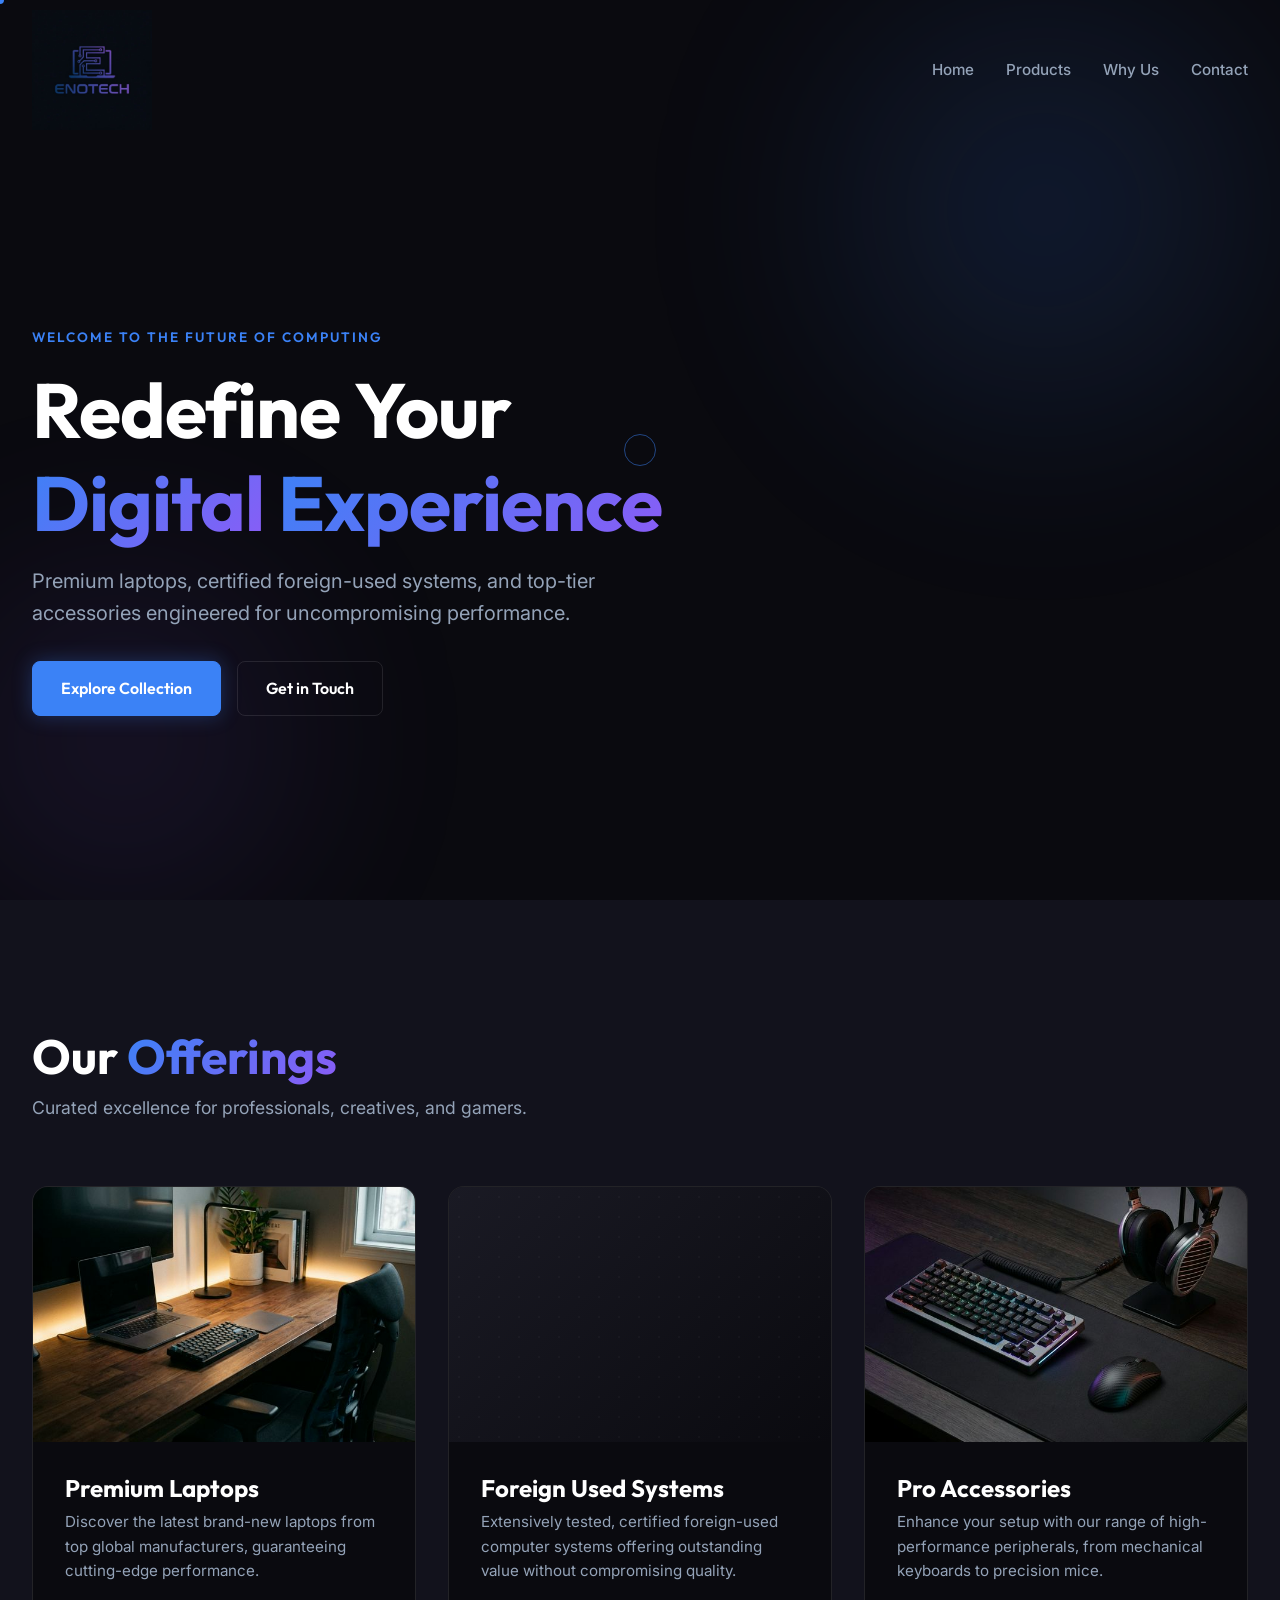
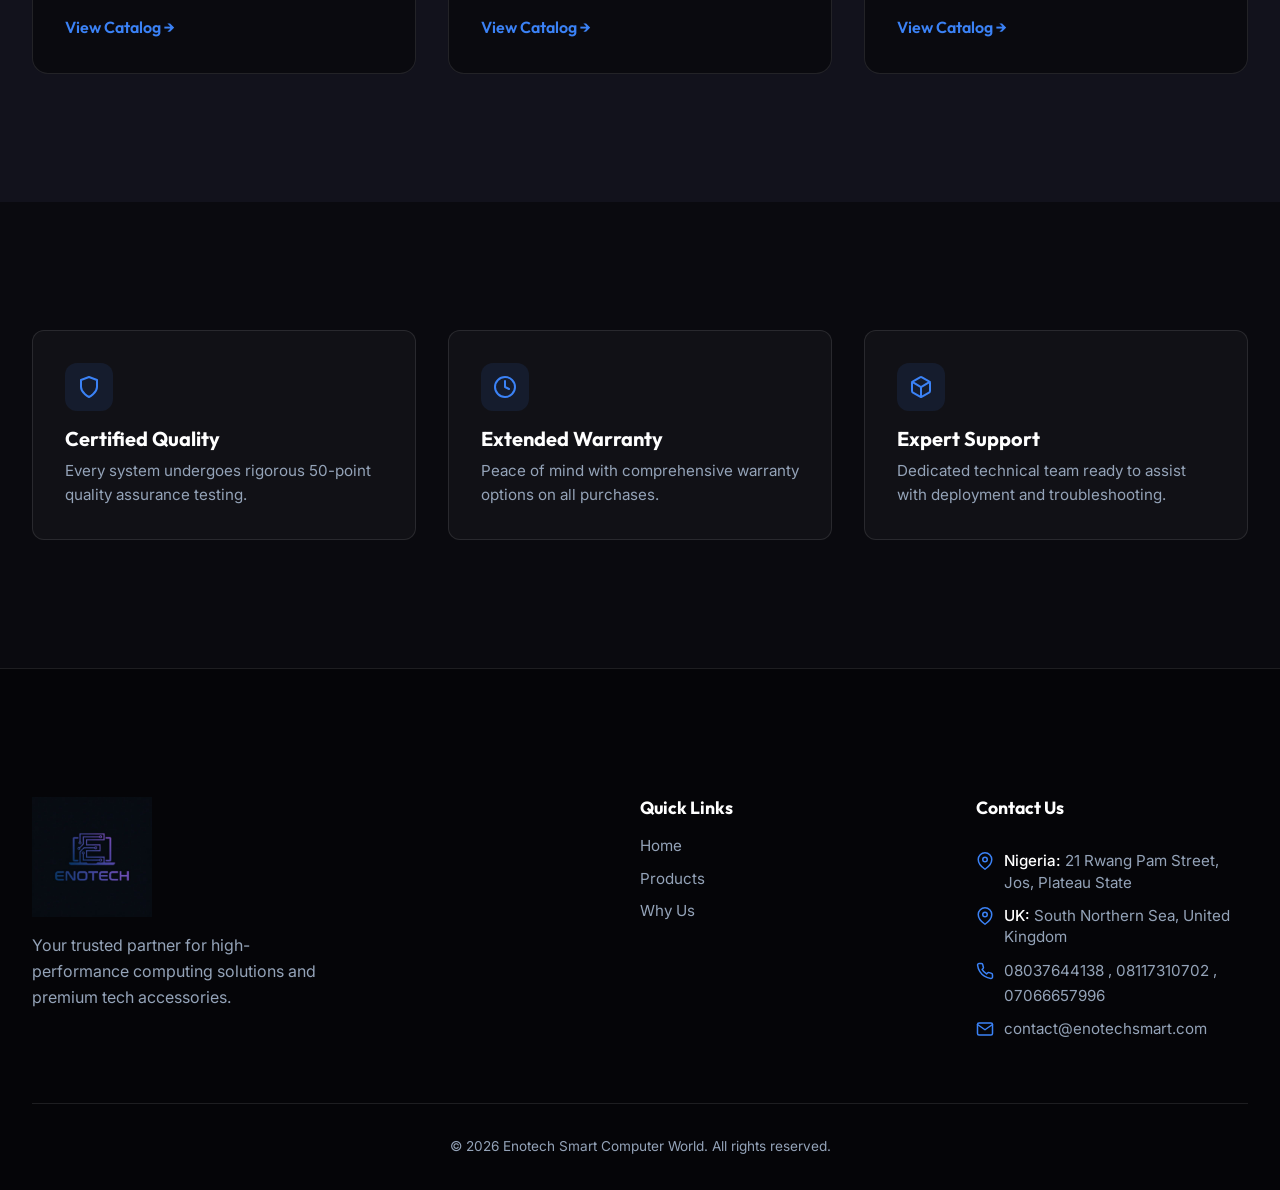
<file: index.html>
<!DOCTYPE html>
<html lang="en">

<head>
    <meta charset="UTF-8">
    <meta name="viewport" content="width=device-width, initial-scale=1.0">
    <title>Enotech Smart Computer World | Premium Tech & Accessories</title>
    <meta name="description"
        content="Enotech Smart Computer World offers premium laptops, foreign used systems, and high-quality computer accessories tailored for professionals and enthusiasts.">
    <!-- Google Fonts -->
    <link rel="preconnect" href="https://fonts.googleapis.com">
    <link rel="preconnect" href="https://fonts.gstatic.com" crossorigin>
    <link
        href="https://fonts.googleapis.com/css2?family=Inter:wght@300;400;500;600;700&family=Outfit:wght@400;600;800&display=swap"
        rel="stylesheet">
    <!-- Main Stylesheet -->
    <link rel="stylesheet" href="css/style.css">
</head>

<body>
    <!-- Custom Cursor -->
    <div class="cursor js-cursor"></div>
    <div class="cursor-follower js-cursor-follower"></div>

    <header class="header js-header">
        <div class="container header__inner">
            <a href="/" class="logo" aria-label="Enotech Home">
                <img src="assets/images/logo.png" alt="Enotech Logo" class="logo__img">
            </a>
            <nav class="nav js-nav">
                <ul class="nav__list">
                    <li class="nav__item"><a href="#home" class="nav__link">Home</a></li>
                    <li class="nav__item"><a href="catalogue.html" class="nav__link">Products</a></li>
                    <li class="nav__item"><a href="#features" class="nav__link">Why Us</a></li>
                    <li class="nav__item"><a href="#contact" class="nav__link">Contact</a></li>
                </ul>
            </nav>
            <button class="hamburger js-hamburger" aria-label="Toggle Menu">
                <span></span>
                <span></span>
                <span></span>
            </button>
        </div>
    </header>

    <main>
        <!-- Home/Hero Section -->
        <section id="home" class="hero">
            <div class="hero__bg-element hero__bg-element--1 js-parallax" data-speed="0.2"></div>
            <div class="hero__bg-element hero__bg-element--2 js-parallax" data-speed="-0.3"></div>
            <div class="container hero__container">
                <div class="hero__content">
                    <span class="tagline fade-in-up">Welcome to the Future of Computing</span>
                    <h1 class="hero__title js-text-reveal">Redefine Your <br><span class="text-gradient">Digital
                            Experience</span></h1>
                    <p class="hero__description fade-in-up js-observe" style="transition-delay: 200ms;">Premium laptops,
                        certified foreign-used systems, and top-tier
                        accessories engineered for uncompromising performance.</p>
                    <div class="hero__actions fade-in-up js-observe" style="transition-delay: 300ms;">
                        <a href="catalogue.html" class="btn btn--primary js-magnetic js-hover-target">Explore Collection</a>
                        <a href="#contact" class="btn btn--secondary js-magnetic js-hover-target">Get in Touch</a>
                    </div>
                </div>
            </div>
        </section>

        <!-- Products Section -->
        <section id="products" class="section bg-dark">
            <div class="container">
                <div class="section__header fade-in-up">
                    <h2 class="section__title">Our <span class="text-gradient">Offerings</span></h2>
                    <p class="section__subtitle">Curated excellence for professionals, creatives, and gamers.</p>
                </div>

                <div class="products-grid">
                    <!-- Product Card 1 -->
                    <article class="card fade-in-up js-observe">
                        <div class="card__image-wrapper">
                            <img src="assets/images/laptops.png" alt="Premium Laptops" class="card__image"
                                loading="lazy">
                        </div>
                        <div class="card__content">
                            <h3 class="card__title">Premium Laptops</h3>
                            <p class="card__description">Discover the latest brand-new laptops from top global
                                manufacturers, guaranteeing cutting-edge performance.</p>
                            <a href="catalogue.html" class="card__link">View Catalog &rarr;</a>
                        </div>
                    </article>

                    <!-- Product Card 2 -->
                    <article class="card fade-in-up js-observe" style="transition-delay: 100ms;">
                        <div class="card__image-wrapper">
                            <div class="card__placeholder tech-bg"></div>
                        </div>
                        <div class="card__content">
                            <h3 class="card__title">Foreign Used Systems</h3>
                            <p class="card__description">Extensively tested, certified foreign-used computer systems
                                offering outstanding value without compromising quality.</p>
                            <a href="catalogue.html" class="card__link">View Catalog &rarr;</a>
                        </div>
                    </article>

                    <!-- Product Card 3 -->
                    <article class="card fade-in-up js-observe" style="transition-delay: 200ms;">
                        <div class="card__image-wrapper">
                            <img src="assets/images/accessories.png" alt="Computer Accessories" class="card__image"
                                loading="lazy">
                        </div>
                        <div class="card__content">
                            <h3 class="card__title">Pro Accessories</h3>
                            <p class="card__description">Enhance your setup with our range of high-performance
                                peripherals, from mechanical keyboards to precision mice.</p>
                            <a href="catalogue.html" class="card__link">View Catalog &rarr;</a>
                        </div>
                    </article>
                </div>
            </div>
        </section>

        <!-- Stats/Features Section -->
        <section id="features" class="section features">
            <div class="container">
                <div class="features__grid">
                    <div class="feature fade-in-up js-observe">
                        <div class="feature__icon">
                            <svg width="24" height="24" viewBox="0 0 24 24" fill="none" stroke="currentColor"
                                stroke-width="2" stroke-linecap="round" stroke-linejoin="round">
                                <path d="M12 22s8-4 8-10V5l-8-3-8 3v7c0 6 8 10 8 10z"></path>
                            </svg>
                        </div>
                        <h4 class="feature__title">Certified Quality</h4>
                        <p class="feature__text">Every system undergoes rigorous 50-point quality assurance testing.</p>
                    </div>
                    <div class="feature fade-in-up js-observe" style="transition-delay: 100ms;">
                        <div class="feature__icon">
                            <svg width="24" height="24" viewBox="0 0 24 24" fill="none" stroke="currentColor"
                                stroke-width="2" stroke-linecap="round" stroke-linejoin="round">
                                <circle cx="12" cy="12" r="10"></circle>
                                <polyline points="12 6 12 12 16 14"></polyline>
                            </svg>
                        </div>
                        <h4 class="feature__title">Extended Warranty</h4>
                        <p class="feature__text">Peace of mind with comprehensive warranty options on all purchases.</p>
                    </div>
                    <div class="feature fade-in-up js-observe" style="transition-delay: 200ms;">
                        <div class="feature__icon">
                            <svg width="24" height="24" viewBox="0 0 24 24" fill="none" stroke="currentColor"
                                stroke-width="2" stroke-linecap="round" stroke-linejoin="round">
                                <path
                                    d="M21 16V8a2 2 0 0 0-1-1.73l-7-4a2 2 0 0 0-2 0l-7 4A2 2 0 0 0 3 8v8a2 2 0 0 0 1 1.73l7 4a2 2 0 0 0 2 0l7-4A2 2 0 0 0 21 16z">
                                </path>
                                <polyline points="3.27 6.96 12 12.01 20.73 6.96"></polyline>
                                <line x1="12" y1="22.08" x2="12" y2="12"></line>
                            </svg>
                        </div>
                        <h4 class="feature__title">Expert Support</h4>
                        <p class="feature__text">Dedicated technical team ready to assist with deployment and
                            troubleshooting.</p>
                    </div>
                </div>
            </div>
        </section>
    </main>

    <footer id="contact" class="footer">
        <div class="container">
            <div class="footer__grid">
                <div class="footer__col">
                    <a href="/" class="logo" aria-label="Enotech Home">
                        <img src="assets/images/logo.png" alt="Enotech Logo" class="logo__img">
                    </a>
                    <p class="footer__desc">Your trusted partner for high-performance computing solutions and premium
                        tech accessories.</p>
                </div>
                <div class="footer__col">
                    <h5 class="footer__title">Quick Links</h5>
                    <ul class="footer__links">
                        <li><a href="#home">Home</a></li>
                        <li><a href="catalogue.html">Products</a></li>
                        <li><a href="#features">Why Us</a></li>
                    </ul>
                </div>
                <div class="footer__col footer__contact">
                    <h5 class="footer__title">Contact Us</h5>
                    
                    <ul class="contact-list">
                        <li class="contact-list__item">
                            <svg width="18" height="18" viewBox="0 0 24 24" fill="none" stroke="currentColor" stroke-width="2" stroke-linecap="round" stroke-linejoin="round" class="contact-icon"><path d="M21 10c0 7-9 13-9 13s-9-6-9-13a9 9 0 0 1 18 0z"></path><circle cx="12" cy="10" r="3"></circle></svg>
                            <div>
                                <strong>Nigeria:</strong> 21 Rwang Pam Street, Jos, Plateau State
                            </div>
                        </li>
                        <li class="contact-list__item">
                            <svg width="18" height="18" viewBox="0 0 24 24" fill="none" stroke="currentColor" stroke-width="2" stroke-linecap="round" stroke-linejoin="round" class="contact-icon"><path d="M21 10c0 7-9 13-9 13s-9-6-9-13a9 9 0 0 1 18 0z"></path><circle cx="12" cy="10" r="3"></circle></svg>
                            <div>
                                <strong>UK:</strong> South Northern Sea, United Kingdom
                            </div>
                        </li>
                        <li class="contact-list__item">
                            <svg width="18" height="18" viewBox="0 0 24 24" fill="none" stroke="currentColor" stroke-width="2" stroke-linecap="round" stroke-linejoin="round" class="contact-icon"><path d="M22 16.92v3a2 2 0 0 1-2.18 2 19.79 19.79 0 0 1-8.63-3.07 19.5 19.5 0 0 1-6-6 19.79 19.79 0 0 1-3.07-8.67A2 2 0 0 1 4.11 2h3a2 2 0 0 1 2 1.72 12.84 12.84 0 0 0 .7 2.81 2 2 0 0 1-.45 2.11L8.09 9.91a16 16 0 0 0 6 6l1.27-1.27a2 2 0 0 1 2.11-.45 12.84 12.84 0 0 0 2.81.7A2 2 0 0 1 22 16.92z"></path></svg>
                            <div class="phone-inline">
                                <a href="tel:08037644138">08037644138</a>, 
                                <a href="tel:08117310702">08117310702</a>, 
                                <a href="tel:07066657996">07066657996</a>
                            </div>
                        </li>
                        <li class="contact-list__item">
                            <svg width="18" height="18" viewBox="0 0 24 24" fill="none" stroke="currentColor" stroke-width="2" stroke-linecap="round" stroke-linejoin="round" class="contact-icon"><path d="M4 4h16c1.1 0 2 .9 2 2v12c0 1.1-.9 2-2 2H4c-1.1 0-2-.9-2-2V6c0-1.1.9-2 2-2z"></path><polyline points="22,6 12,13 2,6"></polyline></svg>
                            <a href="mailto:contact@enotechsmart.com">contact@enotechsmart.com</a>
                        </li>
                    </ul>
                </div>
            </div>
            <div class="footer__bottom">
                <p>&copy; 2026 Enotech Smart Computer World. All rights reserved.</p>
            </div>
        </div>
    </footer>

    <!-- Main Scripts -->
    <script src="scripts/main.js" defer></script>
</body>

</html>
</file>
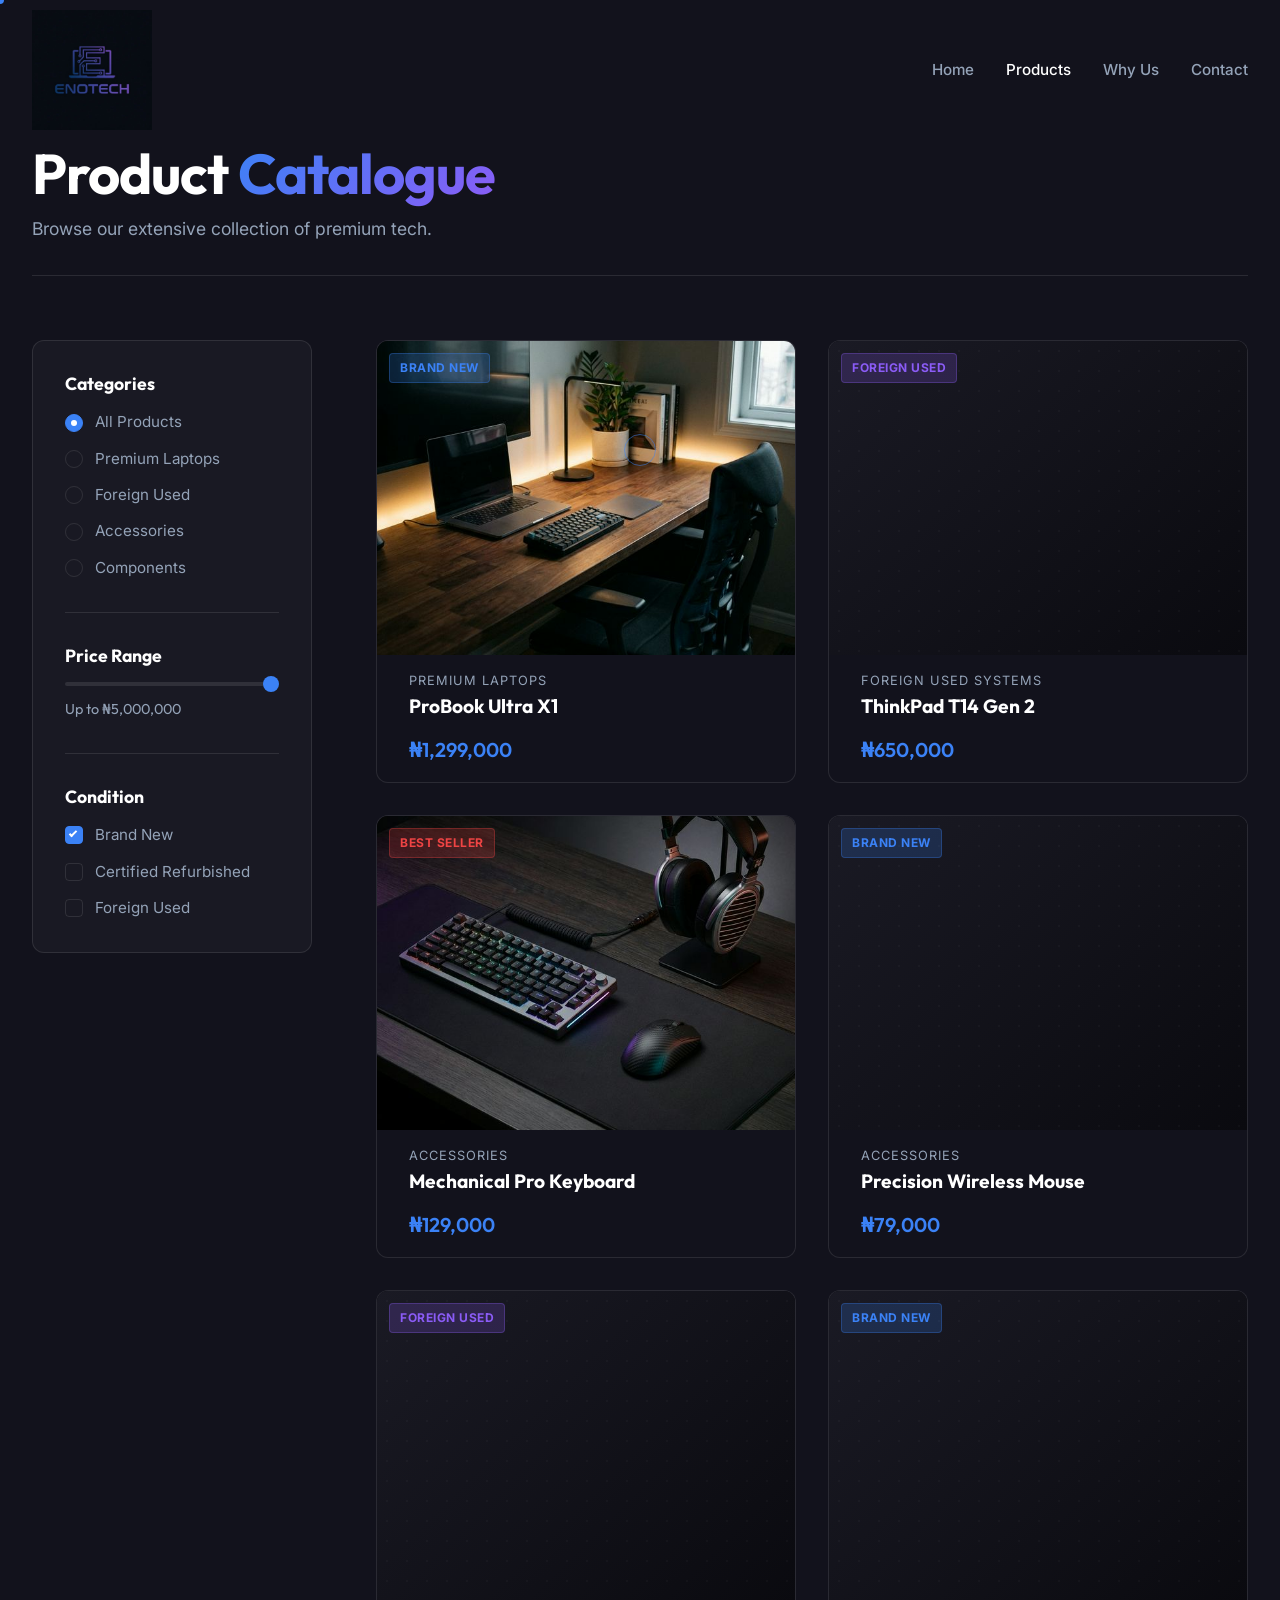
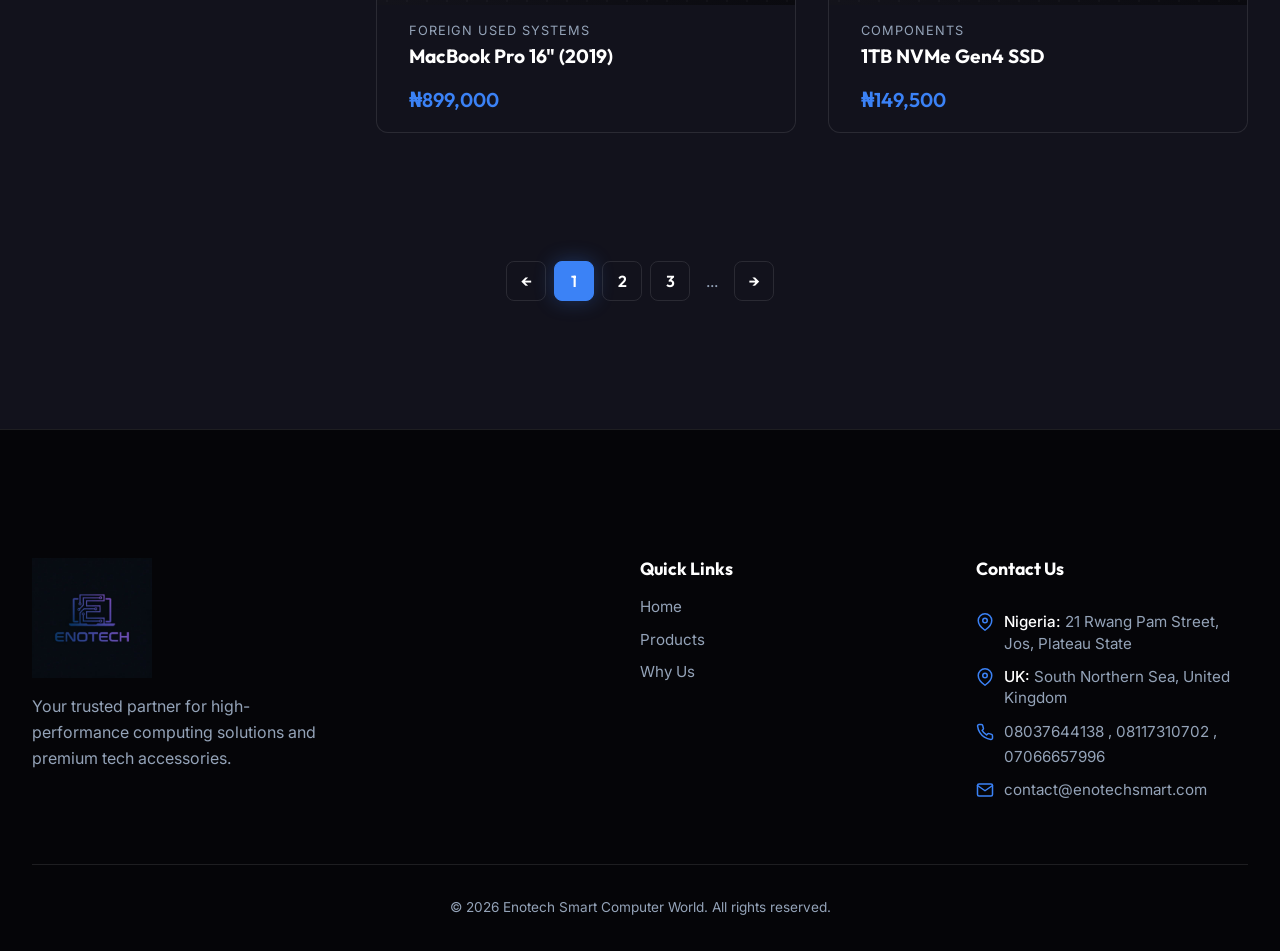
<file: catalogue.html>
<!DOCTYPE html>
<html lang="en">

<head>
    <meta charset="UTF-8">
    <meta name="viewport" content="width=device-width, initial-scale=1.0">
    <title>Catalogue - Enotech Smart Computer World</title>
    <meta name="description"
        content="Browse our complete catalogue of premium laptops, foreign used systems, and high-quality accessories.">
    <!-- Google Fonts -->
    <link rel="preconnect" href="https://fonts.googleapis.com">
    <link rel="preconnect" href="https://fonts.gstatic.com" crossorigin>
    <link
        href="https://fonts.googleapis.com/css2?family=Inter:wght@300;400;500;600;700&family=Outfit:wght@400;600;800&display=swap"
        rel="stylesheet">
    <!-- Main Stylesheets -->
    <link rel="stylesheet" href="css/style.css">
    <link rel="stylesheet" href="css/catalogue.css">
    <link rel="stylesheet" href="css/modal.css">
</head>

<body class="bg-dark">
    <!-- Custom Cursor -->
    <div class="cursor js-cursor"></div>
    <div class="cursor-follower js-cursor-follower"></div>

    <header class="header js-header is-scrolled">
        <div class="container header__inner">
            <a href="index.html" class="logo" aria-label="Enotech Home">
                <img src="assets/images/logo.png" alt="Enotech Logo" class="logo__img">
            </a>
            <nav class="nav js-nav">
                <ul class="nav__list">
                    <li class="nav__item"><a href="index.html#home" class="nav__link">Home</a></li>
                    <li class="nav__item"><a href="catalogue.html" class="nav__link active" style="color: #ffffff;">Products</a></li>
                    <li class="nav__item"><a href="index.html#features" class="nav__link">Why Us</a></li>
                    <li class="nav__item"><a href="index.html#contact" class="nav__link">Contact</a></li>
                </ul>
            </nav>
            <button class="hamburger js-hamburger" aria-label="Toggle Menu">
                <span></span>
                <span></span>
                <span></span>
            </button>
        </div>
    </header>

    <main class="catalogue-page">
        <div class="container">
            <div class="catalogue-header fade-in-up">
                <h1 class="catalogue__title">Product <span class="text-gradient">Catalogue</span></h1>
                <p class="catalogue__subtitle">Browse our extensive collection of premium tech.</p>
            </div>
            
            <div class="catalogue-layout">
                <!-- Sidebar Filters -->
                <aside class="catalogue-sidebar fade-in-up js-observe">
                    <div class="filter-group">
                        <h3 class="filter-group__title">Categories</h3>
                        <ul class="filter-list">
                            <li><label class="filter-label"><input type="radio" name="category" checked> <span class="custom-radio"></span> All Products</label></li>
                            <li><label class="filter-label"><input type="radio" name="category"> <span class="custom-radio"></span> Premium Laptops</label></li>
                            <li><label class="filter-label"><input type="radio" name="category"> <span class="custom-radio"></span> Foreign Used</label></li>
                            <li><label class="filter-label"><input type="radio" name="category"> <span class="custom-radio"></span> Accessories</label></li>
                            <li><label class="filter-label"><input type="radio" name="category"> <span class="custom-radio"></span> Components</label></li>
                        </ul>
                    </div>
                    
                    <div class="filter-group">
                        <h3 class="filter-group__title">Price Range</h3>
                        <div class="price-slider-container">
                            <input type="range" min="0" max="5000000" value="5000000" class="slider" id="priceRange" step="50000">
                            <div class="price-display">Up to ₦<span id="priceValue">5,000,000</span></div>
                        </div>
                    </div>
                    
                    <div class="filter-group">
                        <h3 class="filter-group__title">Condition</h3>
                        <ul class="filter-list">
                            <li><label class="filter-label"><input type="checkbox" checked> <span class="custom-checkbox"></span> Brand New</label></li>
                            <li><label class="filter-label"><input type="checkbox"> <span class="custom-checkbox"></span> Certified Refurbished</label></li>
                            <li><label class="filter-label"><input type="checkbox"> <span class="custom-checkbox"></span> Foreign Used</label></li>
                        </ul>
                    </div>
                </aside>

                <!-- Product Grid -->
                <section class="catalogue-grid">
                    <!-- Product Card 1 -->
                    <article class="catalogue-card fade-in-up js-observe">
                        <div class="catalogue-card__badge badge--new">Brand New</div>
                        <div class="catalogue-card__image-wrapper">
                            <img src="assets/images/laptops.png" alt="ProBook Ultra X1" class="catalogue-card__image" onerror="this.src='data:image/svg+xml;charset=UTF-8,%3Csvg%20width%3D%22200%22%20height%3D%22200%22%20xmlns%3D%22http%3A%2F%2Fwww.w3.org%2F2000%2Fsvg%22%3E%3Crect%20width%3D%22100%25%22%20height%3D%22100%25%22%20fill%3D%22%231a1a24%22%2F%3E%3C%2Fsvg%3E'">
                            <div class="catalogue-card__overlay">
                                <div class="catalogue-card__actions">
                                    <button class="btn btn--primary btn--sm" data-modal-target="productModal">View Details</button>
                                </div>
                            </div>
                        </div>
                        <div class="catalogue-card__info">
                            <div class="catalogue-card__category">Premium Laptops</div>
                            <h3 class="catalogue-card__title">ProBook Ultra X1</h3>
                            <div class="catalogue-card__price">₦1,299,000</div>
                        </div>
                    </article>

                    <!-- Product Card 2 -->
                    <article class="catalogue-card fade-in-up js-observe" style="transition-delay: 100ms;">
                        <div class="catalogue-card__badge badge--used">Foreign Used</div>
                        <div class="catalogue-card__image-wrapper">
                            <div class="card__placeholder tech-bg catalogue-card__image"></div>
                            <div class="catalogue-card__overlay">
                                <div class="catalogue-card__actions">
                                    <button class="btn btn--primary btn--sm" data-modal-target="productModal">View Details</button>
                                </div>
                            </div>
                        </div>
                        <div class="catalogue-card__info">
                            <div class="catalogue-card__category">Foreign Used Systems</div>
                            <h3 class="catalogue-card__title">ThinkPad T14 Gen 2</h3>
                            <div class="catalogue-card__price">₦650,000</div>
                        </div>
                    </article>

                    <!-- Product Card 3 -->
                    <article class="catalogue-card fade-in-up js-observe" style="transition-delay: 200ms;">
                        <div class="catalogue-card__badge badge--hot">Best Seller</div>
                        <div class="catalogue-card__image-wrapper">
                            <img src="assets/images/accessories.png" alt="Mechanical Keyboard" class="catalogue-card__image" onerror="this.src='data:image/svg+xml;charset=UTF-8,%3Csvg%20width%3D%22200%22%20height%3D%22200%22%20xmlns%3D%22http%3A%2F%2Fwww.w3.org%2F2000%2Fsvg%22%3E%3Crect%20width%3D%22100%25%22%20height%3D%22100%25%22%20fill%3D%22%231a1a24%22%2F%3E%3C%2Fsvg%3E'">
                            <div class="catalogue-card__overlay">
                                <div class="catalogue-card__actions">
                                    <button class="btn btn--primary btn--sm" data-modal-target="productModal">View Details</button>
                                </div>
                            </div>
                        </div>
                        <div class="catalogue-card__info">
                            <div class="catalogue-card__category">Accessories</div>
                            <h3 class="catalogue-card__title">Mechanical Pro Keyboard</h3>
                            <div class="catalogue-card__price">₦129,000</div>
                        </div>
                    </article>

                    <!-- Product Card 4 -->
                    <article class="catalogue-card fade-in-up js-observe">
                        <div class="catalogue-card__badge badge--new">Brand New</div>
                        <div class="catalogue-card__image-wrapper">
                            <div class="card__placeholder tech-bg catalogue-card__image"></div>
                            <div class="catalogue-card__overlay">
                                <div class="catalogue-card__actions">
                                    <button class="btn btn--primary btn--sm" data-modal-target="productModal">View Details</button>
                                </div>
                            </div>
                        </div>
                        <div class="catalogue-card__info">
                            <div class="catalogue-card__category">Accessories</div>
                            <h3 class="catalogue-card__title">Precision Wireless Mouse</h3>
                            <div class="catalogue-card__price">₦79,000</div>
                        </div>
                    </article>
                    
                    <!-- Product Card 5 -->
                    <article class="catalogue-card fade-in-up js-observe" style="transition-delay: 100ms;">
                        <div class="catalogue-card__badge badge--used">Foreign Used</div>
                        <div class="catalogue-card__image-wrapper">
                            <div class="card__placeholder tech-bg catalogue-card__image"></div>
                            <div class="catalogue-card__overlay">
                                <div class="catalogue-card__actions">
                                    <button class="btn btn--primary btn--sm" data-modal-target="productModal">View Details</button>
                                </div>
                            </div>
                        </div>
                        <div class="catalogue-card__info">
                            <div class="catalogue-card__category">Foreign Used Systems</div>
                            <h3 class="catalogue-card__title">MacBook Pro 16" (2019)</h3>
                            <div class="catalogue-card__price">₦899,000</div>
                        </div>
                    </article>
                    
                    <!-- Product Card 6 -->
                    <article class="catalogue-card fade-in-up js-observe" style="transition-delay: 200ms;">
                        <div class="catalogue-card__badge badge--new">Brand New</div>
                        <div class="catalogue-card__image-wrapper">
                            <div class="card__placeholder tech-bg catalogue-card__image"></div>
                            <div class="catalogue-card__overlay">
                                <div class="catalogue-card__actions">
                                    <button class="btn btn--primary btn--sm" data-modal-target="productModal">View Details</button>
                                </div>
                            </div>
                        </div>
                        <div class="catalogue-card__info">
                            <div class="catalogue-card__category">Components</div>
                            <h3 class="catalogue-card__title">1TB NVMe Gen4 SSD</h3>
                            <div class="catalogue-card__price">₦149,500</div>
                        </div>
                    </article>
                </section>
            </div>
            
            <div class="pagination fade-in-up js-observe">
                <button class="btn btn--secondary btn--icon" disabled>&larr;</button>
                <button class="btn btn--primary btn--icon">1</button>
                <button class="btn btn--secondary btn--icon">2</button>
                <button class="btn btn--secondary btn--icon">3</button>
                <span class="pagination-dots">...</span>
                <button class="btn btn--secondary btn--icon">&rarr;</button>
            </div>
        </div>
    </main>

    <footer id="contact" class="footer mt-20">
        <div class="container">
            <div class="footer__grid">
                <div class="footer__col">
                    <a href="index.html" class="logo" aria-label="Enotech Home">
                        <img src="assets/images/logo.png" alt="Enotech Logo" class="logo__img">
                    </a>
                    <p class="footer__desc">Your trusted partner for high-performance computing solutions and premium
                        tech accessories.</p>
                </div>
                <div class="footer__col">
                    <h5 class="footer__title">Quick Links</h5>
                    <ul class="footer__links">
                        <li><a href="index.html#home">Home</a></li>
                        <li><a href="catalogue.html">Products</a></li>
                        <li><a href="index.html#features">Why Us</a></li>
                    </ul>
                </div>
                <div class="footer__col footer__contact">
                    <h5 class="footer__title">Contact Us</h5>
                    
                    <ul class="contact-list">
                        <li class="contact-list__item">
                            <svg width="18" height="18" viewBox="0 0 24 24" fill="none" stroke="currentColor" stroke-width="2" stroke-linecap="round" stroke-linejoin="round" class="contact-icon"><path d="M21 10c0 7-9 13-9 13s-9-6-9-13a9 9 0 0 1 18 0z"></path><circle cx="12" cy="10" r="3"></circle></svg>
                            <div>
                                <strong>Nigeria:</strong> 21 Rwang Pam Street, Jos, Plateau State
                            </div>
                        </li>
                        <li class="contact-list__item">
                            <svg width="18" height="18" viewBox="0 0 24 24" fill="none" stroke="currentColor" stroke-width="2" stroke-linecap="round" stroke-linejoin="round" class="contact-icon"><path d="M21 10c0 7-9 13-9 13s-9-6-9-13a9 9 0 0 1 18 0z"></path><circle cx="12" cy="10" r="3"></circle></svg>
                            <div>
                                <strong>UK:</strong> South Northern Sea, United Kingdom
                            </div>
                        </li>
                        <li class="contact-list__item">
                            <svg width="18" height="18" viewBox="0 0 24 24" fill="none" stroke="currentColor" stroke-width="2" stroke-linecap="round" stroke-linejoin="round" class="contact-icon"><path d="M22 16.92v3a2 2 0 0 1-2.18 2 19.79 19.79 0 0 1-8.63-3.07 19.5 19.5 0 0 1-6-6 19.79 19.79 0 0 1-3.07-8.67A2 2 0 0 1 4.11 2h3a2 2 0 0 1 2 1.72 12.84 12.84 0 0 0 .7 2.81 2 2 0 0 1-.45 2.11L8.09 9.91a16 16 0 0 0 6 6l1.27-1.27a2 2 0 0 1 2.11-.45 12.84 12.84 0 0 0 2.81.7A2 2 0 0 1 22 16.92z"></path></svg>
                            <div class="phone-inline">
                                <a href="tel:08037644138">08037644138</a>, 
                                <a href="tel:08117310702">08117310702</a>, 
                                <a href="tel:07066657996">07066657996</a>
                            </div>
                        </li>
                        <li class="contact-list__item">
                            <svg width="18" height="18" viewBox="0 0 24 24" fill="none" stroke="currentColor" stroke-width="2" stroke-linecap="round" stroke-linejoin="round" class="contact-icon"><path d="M4 4h16c1.1 0 2 .9 2 2v12c0 1.1-.9 2-2 2H4c-1.1 0-2-.9-2-2V6c0-1.1.9-2 2-2z"></path><polyline points="22,6 12,13 2,6"></polyline></svg>
                            <a href="mailto:contact@enotechsmart.com">contact@enotechsmart.com</a>
                        </li>
                    </ul>
                </div>
            </div>
            <div class="footer__bottom">
                <p>&copy; 2026 Enotech Smart Computer World. All rights reserved.</p>
            </div>
        </div>
    </footer>

    <!-- Product Modal Template -->
    <div id="productModal" class="modal">
        <div class="modal__overlay js-modal-overlay"></div>
        <div class="modal__container">
            <button class="modal__close js-modal-close" aria-label="Close modal">
                <svg width="24" height="24" viewBox="0 0 24 24" fill="none" stroke="currentColor" stroke-width="2" stroke-linecap="round" stroke-linejoin="round"><line x1="18" y1="6" x2="6" y2="18"></line><line x1="6" y1="6" x2="18" y2="18"></line></svg>
            </button>
            <div class="modal__content">
                <div class="modal__image-wrapper">
                    <img src="assets/images/laptops.png" alt="Product Image" class="modal__image" onerror="this.src='data:image/svg+xml;charset=UTF-8,%3Csvg%20width%3D%22200%22%20height%3D%22200%22%20xmlns%3D%22http%3A%2F%2Fwww.w3.org%2F2000%2Fsvg%22%3E%3Crect%20width%3D%22100%25%22%20height%3D%22100%25%22%20fill%3D%22%231a1a24%22%2F%3E%3Ctext%20x%3D%2250%25%22%20y%3D%2250%25%22%20fill%3D%22%23ffffff%22%20font-family%3D%22Arial%22%20font-size%3D%2214%22%20text-anchor%3D%22middle%22%3EProduct%20Image%3C%2Ftext%3E%3C%2Fsvg%3E'">
                </div>
                <div class="modal__details">
                    <div class="modal__badge">In Stock</div>
                    <h2 class="modal__title">Product Name Placeholder</h2>
                    <div class="modal__price">₦0.00</div>
                    <p class="modal__description">This is a highly modular product details modal. In a fully dynamic application, this text, along with the image, title, and price, would be populated dynamically via JavaScript based on the specific product card clicked.</p>
                    
                    <div class="modal__specs">
                        <div class="spec-item">
                            <svg width="16" height="16" viewBox="0 0 24 24" fill="none" stroke="currentColor" stroke-width="2" stroke-linecap="round" stroke-linejoin="round" class="spec-icon"><polyline points="20 6 9 17 4 12"></polyline></svg>
                            <span>1 Year Warranty</span>
                        </div>
                        <div class="spec-item">
                            <svg width="16" height="16" viewBox="0 0 24 24" fill="none" stroke="currentColor" stroke-width="2" stroke-linecap="round" stroke-linejoin="round" class="spec-icon"><path d="M21 16V8a2 2 0 0 0-1-1.73l-7-4a2 2 0 0 0-2 0l-7 4A2 2 0 0 0 3 8v8a2 2 0 0 0 1 1.73l7 4a2 2 0 0 0 2 0l7-4A2 2 0 0 0 21 16z"></path></svg>
                            <span>Free Shipping</span>
                        </div>
                        <div class="spec-item">
                            <svg width="16" height="16" viewBox="0 0 24 24" fill="none" stroke="currentColor" stroke-width="2" stroke-linecap="round" stroke-linejoin="round" class="spec-icon"><rect x="2" y="3" width="20" height="14" rx="2" ry="2"></rect><line x1="8" y1="21" x2="16" y2="21"></line><line x1="12" y1="17" x2="12" y2="21"></line></svg>
                            <span>Tested & Certified</span>
                        </div>
                    </div>
                    
                    <div class="modal__actions">
                        <button class="btn btn--primary">Add to Cart</button>
                        <button class="btn btn--secondary">Contact Sales</button>
                    </div>
                </div>
            </div>
        </div>
    </div>

    <!-- Main Scripts -->
    <script src="scripts/main.js" defer></script>
    <script src="scripts/modal.js" defer></script>
    <script>
        // Simple slider updater for demo purposes
        document.addEventListener('DOMContentLoaded', () => {
            const slider = document.getElementById('priceRange');
            const output = document.getElementById('priceValue');
            if(slider && output) {
                slider.oninput = function() {
                    output.innerHTML = parseInt(this.value).toLocaleString();
                }
            }
        });
    </script>
</body>

</html>
</file>
<file: css/style.css>
/*
 * Enotech Smart Computer World Stylesheet
 * ---------------------------------------
 * Architecture: Clean BEM-flavored, CSS Custom Properties
 */

:root {
    /* Color Palette */
    --color-bg: #0a0a0f;
    --color-bg-alt: #12121c;
    --color-surface: rgba(255, 255, 255, 0.03);
    --color-surface-hover: rgba(255, 255, 255, 0.08);
    --color-border: rgba(255, 255, 255, 0.1);

    --color-text: #e2e8f0;
    --color-text-muted: #94a3b8;

    --color-primary: #3b82f6;
    --color-primary-glow: rgba(59, 130, 246, 0.5);
    --color-accent: #8b5cf6;

    /* Typography */
    --font-heading: 'Outfit', sans-serif;
    --font-body: 'Inter', sans-serif;

    /* Spacing & Layout */
    --container-max-width: 1280px;
    --spacing-xs: 0.5rem;
    --spacing-sm: 1rem;
    --spacing-md: 2rem;
    --spacing-lg: 4rem;
    --spacing-xl: 8rem;

    /* Transitions */
    --transition-fast: 0.2s cubic-bezier(0.4, 0, 0.2, 1);
    --transition-base: 0.4s cubic-bezier(0.16, 1, 0.3, 1);
    --transition-slow: 0.8s cubic-bezier(0.16, 1, 0.3, 1);

    /* Cursor Setup */
    --cursor-size: 8px;
    --cursor-follower-size: 32px;
}

/* Reset & Base */
*,
*::before,
*::after {
    box-sizing: border-box;
    margin: 0;
    padding: 0;
}

html {
    scroll-behavior: smooth;
    font-size: 16px;
    cursor: none;
    /* Hide default for custom cursor */
}

body {
    font-family: var(--font-body);
    background-color: var(--color-bg);
    color: var(--color-text);
    line-height: 1.6;
    overflow-x: hidden;
    -webkit-font-smoothing: antialiased;
}

img {
    max-width: 100%;
    display: block;
}

a {
    text-decoration: none;
    color: inherit;
    transition: color var(--transition-fast);
}

ul {
    list-style: none;
}

/* Typography Utilities */
h1,
h2,
h3,
h4,
h5,
h6 {
    font-family: var(--font-heading);
    color: #ffffff;
    line-height: 1.2;
}

.text-gradient {
    background: linear-gradient(135deg, var(--color-primary), var(--color-accent));
    -webkit-background-clip: text;
    -webkit-text-fill-color: transparent;
    background-clip: text;
}

/* Layout */
.container {
    width: 100%;
    max-width: var(--container-max-width);
    margin: 0 auto;
    padding: 0 var(--spacing-sm);
}

@media (min-width: 768px) {
    .container {
        padding: 0 var(--spacing-md);
    }
}

.section {
    padding: var(--spacing-xl) 0;
}

.bg-dark {
    background-color: var(--color-bg-alt);
}

/* Header & Navigation */
.header {
    position: fixed;
    top: 0;
    left: 0;
    width: 100%;
    z-index: 1000;
    transition: background-color var(--transition-base), backdrop-filter var(--transition-base), border-bottom var(--transition-base);
    border-bottom: 1px solid transparent;
}

.header.is-scrolled {
    background-color: rgba(10, 10, 15, 0.85);
    backdrop-filter: blur(12px);
    border-bottom: 1px solid var(--color-border);
}

.header__inner {
    display: flex;
    justify-content: space-between;
    align-items: center;
    height: 140px;
}

.logo {
    display: flex;
    align-items: center;
}

.logo__img {
    height: 120px;
    /* Adjust based on preference */
    width: auto;
    object-fit: contain;
    transition: transform var(--transition-fast);
}

.logo:hover .logo__img {
    transform: scale(1.05);
}

.nav__list {
    display: none;
}

@media (min-width: 768px) {
    .nav__list {
        display: flex;
        gap: var(--spacing-md);
    }
}

.nav__link {
    font-size: 0.95rem;
    font-weight: 500;
    color: var(--color-text-muted);
}

.nav__link:hover {
    color: #ffffff;
}

.hamburger {
    display: flex;
    flex-direction: column;
    gap: 6px;
    background: none;
    border: none;
    cursor: pointer;
    padding: var(--spacing-xs);
}

.hamburger span {
    display: block;
    width: 24px;
    height: 2px;
    background-color: #ffffff;
    transition: transform var(--transition-fast), opacity var(--transition-fast);
}

@media (min-width: 768px) {
    .hamburger {
        display: none;
    }
}

/* Buttons */
.btn {
    display: inline-flex;
    align-items: center;
    justify-content: center;
    padding: 0.875rem 1.75rem;
    font-family: var(--font-heading);
    font-weight: 600;
    font-size: 1rem;
    border-radius: 8px;
    transition: all var(--transition-base);
    cursor: pointer;
    position: relative;
    overflow: hidden;
}

.btn--primary {
    background-color: var(--color-primary);
    color: #ffffff;
    border: 1px solid var(--color-primary);
    box-shadow: 0 0 20px rgba(59, 130, 246, 0.3);
}

.btn--primary:hover {
    box-shadow: 0 0 30px rgba(59, 130, 246, 0.6);
    transform: translateY(-2px);
}

.btn--secondary {
    background-color: transparent;
    color: #ffffff;
    border: 1px solid var(--color-border);
}

.btn--secondary:hover {
    background-color: var(--color-surface);
    border-color: var(--color-text-muted);
}

/* Hero Section */
.hero {
    min-height: 100vh;
    display: flex;
    align-items: center;
    position: relative;
    padding-top: 140px;
    overflow: hidden;
}

.hero__bg-element {
    position: absolute;
    border-radius: 50%;
    filter: blur(100px);
    z-index: -1;
    opacity: 0.4;
}

.hero__bg-element--1 {
    top: -10%;
    right: -5%;
    width: 600px;
    height: 600px;
    background: radial-gradient(circle, var(--color-primary-glow) 0%, transparent 70%);
}

.hero__bg-element--2 {
    bottom: -10%;
    left: -10%;
    width: 500px;
    height: 500px;
    background: radial-gradient(circle, rgba(139, 92, 246, 0.4) 0%, transparent 70%);
}

.hero__content {
    max-width: 800px;
}

.tagline {
    display: inline-block;
    color: var(--color-primary);
    font-family: var(--font-heading);
    font-weight: 600;
    text-transform: uppercase;
    letter-spacing: 2px;
    font-size: 0.85rem;
    margin-bottom: var(--spacing-sm);
}

.hero__title {
    font-size: clamp(2.5rem, 6vw, 5rem);
    margin-bottom: var(--spacing-sm);
    letter-spacing: -1px;
}

.hero__description {
    font-size: clamp(1.1rem, 2vw, 1.25rem);
    color: var(--color-text-muted);
    margin-bottom: var(--spacing-md);
    max-width: 600px;
}

.hero__actions {
    display: flex;
    gap: var(--spacing-sm);
    flex-wrap: wrap;
}

/* Products Section */
.section__header {
    margin-bottom: var(--spacing-lg);
}

.section__title {
    font-size: clamp(2rem, 4vw, 3rem);
    margin-bottom: var(--spacing-xs);
}

.section__subtitle {
    font-size: 1.1rem;
    color: var(--color-text-muted);
}

.products-grid {
    display: grid;
    grid-template-columns: 1fr;
    gap: var(--spacing-md);
}

@media (min-width: 768px) {
    .products-grid {
        grid-template-columns: repeat(3, 1fr);
    }
}

.card {
    background-color: var(--color-bg);
    border: 1px solid var(--color-border);
    border-radius: 16px;
    overflow: hidden;
    transition: transform var(--transition-base), border-color var(--transition-base), box-shadow var(--transition-base);
    display: flex;
    flex-direction: column;
    position: relative;
}

.card:hover {
    transform: translateY(-8px);
    border-color: var(--color-primary);
    box-shadow: 0 20px 40px rgba(0, 0, 0, 0.4), 0 0 20px rgba(59, 130, 246, 0.1);
}

.card__image-wrapper {
    position: relative;
    width: 100%;
    padding-top: 66.66%;
    /* 3:2 aspect ratio */
    overflow: hidden;
    background-color: #1a1a24;
}

.card__image {
    position: absolute;
    top: 0;
    left: 0;
    width: 100%;
    height: 100%;
    object-fit: cover;
    transition: transform var(--transition-slow);
}

.card:hover .card__image {
    transform: scale(1.05);
}

.card__placeholder {
    position: absolute;
    top: 0;
    left: 0;
    width: 100%;
    height: 100%;
    background: linear-gradient(135deg, #1a1a24 0%, #0a0a0f 100%);
}

.card__placeholder::before {
    content: '';
    position: absolute;
    inset: 0;
    background-image: radial-gradient(rgba(255, 255, 255, 0.05) 1px, transparent 1px);
    background-size: 20px 20px;
    opacity: 0.5;
}

.card__content {
    padding: var(--spacing-md);
    flex-grow: 1;
    display: flex;
    flex-direction: column;
}

.card__title {
    font-size: 1.5rem;
    margin-bottom: var(--spacing-xs);
}

.card__description {
    color: var(--color-text-muted);
    font-size: 0.95rem;
    margin-bottom: var(--spacing-md);
    flex-grow: 1;
}

.card__link {
    color: var(--color-primary);
    font-weight: 600;
    font-family: var(--font-heading);
    display: inline-flex;
    align-items: center;
}

.card__link::after {
    content: '';
    position: absolute;
    inset: 0;
    z-index: 1;
}

.card__link:hover {
    color: var(--color-accent);
}

/* Features */
.features {
    background-color: var(--color-bg);
}

.features__grid {
    display: grid;
    grid-template-columns: 1fr;
    gap: var(--spacing-md);
}

@media (min-width: 768px) {
    .features__grid {
        grid-template-columns: repeat(3, 1fr);
    }
}

.feature {
    padding: var(--spacing-md);
    background: var(--color-surface);
    border-radius: 12px;
    border: 1px solid var(--color-border);
}

.feature__icon {
    width: 48px;
    height: 48px;
    border-radius: 12px;
    background: rgba(59, 130, 246, 0.1);
    color: var(--color-primary);
    display: flex;
    align-items: center;
    justify-content: center;
    margin-bottom: var(--spacing-sm);
}

.feature__title {
    font-size: 1.25rem;
    margin-bottom: var(--spacing-xs);
}

.feature__text {
    color: var(--color-text-muted);
    font-size: 0.95rem;
}

/* Footer */
.footer {
    background-color: #050508;
    padding: var(--spacing-xl) 0 var(--spacing-md);
    border-top: 1px solid var(--color-border);
}

.footer__grid {
    display: grid;
    grid-template-columns: 1fr;
    gap: var(--spacing-lg);
    margin-bottom: var(--spacing-lg);
}

@media (min-width: 768px) {
    .footer__grid {
        grid-template-columns: 2fr 1fr 1fr;
    }
}

.footer__desc {
    color: var(--color-text-muted);
    margin-top: var(--spacing-sm);
    max-width: 300px;
}

.footer__title {
    font-size: 1.1rem;
    margin-bottom: var(--spacing-sm);
    color: #ffffff;
}

.footer__links {
    display: flex;
    flex-direction: column;
    gap: var(--spacing-xs);
}

.footer__links a,
.footer__links li {
    color: var(--color-text-muted);
    font-size: 0.95rem;
}

.footer__links a:hover {
    color: var(--color-primary);
}

.footer__bottom {
    border-top: 1px solid var(--color-border);
    padding-top: var(--spacing-md);
    text-align: center;
    color: var(--color-text-muted);
    font-size: 0.85rem;
}

/* Contact Section Enhancements */
.footer__contact {
    display: flex;
    flex-direction: column;
    gap: var(--spacing-sm);
}

.contact-list {
    display: flex;
    flex-direction: column;
    gap: 12px;
}

.contact-list__item {
    display: flex;
    align-items: flex-start;
    gap: 10px;
    color: var(--color-text-muted);
    font-size: 0.95rem;
    line-height: 1.4;
}

.contact-list__item .contact-icon {
    flex-shrink: 0;
    color: var(--color-primary);
    margin-top: 2px;
}

.contact-list__item strong {
    color: #ffffff;
    font-weight: 500;
}

.contact-list__item a {
    color: var(--color-text-muted);
    transition: color var(--transition-fast);
}

.contact-list__item a:hover {
    color: var(--color-primary);
}

.phone-inline {
    display: flex;
    flex-wrap: wrap;
    gap: 4px;
}

/* Animations & Utilities */
.fade-in-up {
    opacity: 0;
    transform: translateY(30px);
    transition: opacity 0.8s cubic-bezier(0.16, 1, 0.3, 1), transform 0.8s cubic-bezier(0.16, 1, 0.3, 1);
}

.fade-in-up.is-visible {
    opacity: 1;
    transform: translateY(0);
}

/* Custom Cursor */
.cursor {
    position: fixed;
    top: 0;
    left: 0;
    width: var(--cursor-size);
    height: var(--cursor-size);
    background-color: var(--color-primary);
    border-radius: 50%;
    pointer-events: none;
    z-index: 9999;
    transform: translate(-50%, -50%);
    transition: width 0.3s, height 0.3s, background-color 0.3s;
}

.cursor-follower {
    position: fixed;
    top: 0;
    left: 0;
    width: var(--cursor-follower-size);
    height: var(--cursor-follower-size);
    border: 1px solid rgba(59, 130, 246, 0.5);
    border-radius: 50%;
    pointer-events: none;
    z-index: 9998;
    transform: translate(-50%, -50%);
    transition: width 0.3s, height 0.3s, border-color 0.3s;
}

.cursor.is-hovering {
    width: 60px;
    height: 60px;
    background-color: transparent;
    border: 1px solid var(--color-primary);
    mix-blend-mode: difference;
}

.cursor-follower.is-hovering {
    width: 0;
    height: 0;
    opacity: 0;
}

/* Text Reveal Animation */
.char {
    display: inline-block;
    opacity: 0;
    transform: translateY(100%);
    transition: transform 0.8s cubic-bezier(0.16, 1, 0.3, 1), opacity 0.8s cubic-bezier(0.16, 1, 0.3, 1);
}

.is-visible .char {
    opacity: 1;
    transform: translateY(0);
}

/* 3D Card Adjustments */
.products-grid {
    perspective: 1000px;
}

.card {
    transform-style: preserve-3d;
    will-change: transform;
}

.card__glare {
    position: absolute;
    top: 0;
    left: 0;
    width: 100%;
    height: 100%;
    background: linear-gradient(105deg, transparent 20%, rgba(255, 255, 255, 0.15) 25%, transparent 30%);
    pointer-events: none;
    opacity: 0;
    transition: opacity var(--transition-base);
    z-index: 10;
}

.card:hover .card__glare {
    opacity: 1;
}
</file>
<file: css/catalogue.css>
/* 
 * Catalogue Page Specific Styles
 * Modularized for better maintainability.
 */

.catalogue-page {
    padding-top: 140px; /* Account for fixed header */
    padding-bottom: var(--spacing-xl);
}

.catalogue-header {
    margin-bottom: var(--spacing-lg);
    border-bottom: 1px solid var(--color-border);
    padding-bottom: var(--spacing-md);
}

.catalogue__title {
    font-size: clamp(2rem, 5vw, 3.5rem);
    margin-bottom: var(--spacing-xs);
    letter-spacing: -1px;
}

.catalogue__subtitle {
    font-size: 1.1rem;
    color: var(--color-text-muted);
}

/* Layout */
.catalogue-layout {
    display: grid;
    grid-template-columns: 1fr;
    gap: var(--spacing-lg);
}

@media (min-width: 992px) {
    .catalogue-layout {
        grid-template-columns: 280px 1fr;
        align-items: start;
    }
}

/* Sidebar Filters */
.catalogue-sidebar {
    background: var(--color-surface);
    border: 1px solid var(--color-border);
    border-radius: 12px;
    padding: var(--spacing-md);
    position: sticky;
    top: 160px; /* Stick below header */
}

.filter-group {
    margin-bottom: var(--spacing-md);
    padding-bottom: var(--spacing-md);
    border-bottom: 1px solid var(--color-border);
}

.filter-group:last-child {
    margin-bottom: 0;
    padding-bottom: 0;
    border-bottom: none;
}

.filter-group__title {
    font-size: 1.1rem;
    margin-bottom: var(--spacing-sm);
    color: #ffffff;
}

.filter-list {
    display: flex;
    flex-direction: column;
    gap: 12px;
}

.filter-label {
    display: flex;
    align-items: center;
    gap: 12px;
    cursor: pointer;
    color: var(--color-text-muted);
    font-size: 0.95rem;
    transition: color var(--transition-fast);
}

.filter-label:hover {
    color: #ffffff;
}

.filter-label input {
    display: none;
}

/* Custom Checkbox/Radio */
.custom-checkbox,
.custom-radio {
    width: 18px;
    height: 18px;
    border: 1px solid var(--color-border);
    display: inline-block;
    position: relative;
    transition: all var(--transition-fast);
}

.custom-checkbox {
    border-radius: 4px;
}

.custom-radio {
    border-radius: 50%;
}

.filter-label input:checked + .custom-checkbox,
.filter-label input:checked + .custom-radio {
    background-color: var(--color-primary);
    border-color: var(--color-primary);
}

.filter-label input:checked + .custom-checkbox::after {
    content: '';
    position: absolute;
    left: 5px;
    top: 2px;
    width: 4px;
    height: 8px;
    border: solid white;
    border-width: 0 2px 2px 0;
    transform: rotate(45deg);
}

.filter-label input:checked + .custom-radio::after {
    content: '';
    position: absolute;
    left: 5px;
    top: 5px;
    width: 6px;
    height: 6px;
    border-radius: 50%;
    background: white;
}

/* Range Slider */
.price-slider-container {
    display: flex;
    flex-direction: column;
    gap: 12px;
}

.slider {
    -webkit-appearance: none;
    width: 100%;
    height: 4px;
    border-radius: 2px;
    background: var(--color-border);
    outline: none;
}

.slider::-webkit-slider-thumb {
    -webkit-appearance: none;
    appearance: none;
    width: 16px;
    height: 16px;
    border-radius: 50%;
    background: var(--color-primary);
    cursor: pointer;
    transition: transform var(--transition-fast);
}

.slider::-webkit-slider-thumb:hover {
    transform: scale(1.2);
}

.price-display {
    font-size: 0.9rem;
    color: var(--color-text-muted);
    font-family: var(--font-heading);
}

/* Product Grid */
.catalogue-grid {
    display: grid;
    grid-template-columns: repeat(auto-fill, minmax(280px, 1fr));
    gap: var(--spacing-md);
}

.catalogue-card {
    background: var(--color-bg-alt);
    border: 1px solid var(--color-border);
    border-radius: 12px;
    overflow: hidden;
    position: relative;
    display: flex;
    flex-direction: column;
    transition: transform var(--transition-base), box-shadow var(--transition-base), border-color var(--transition-base);
}

.catalogue-card:hover {
    transform: translateY(-8px);
    box-shadow: 0 20px 40px rgba(0,0,0,0.5);
    border-color: var(--color-border);
}

/* Badges */
.catalogue-card__badge {
    position: absolute;
    top: 12px;
    left: 12px;
    padding: 4px 10px;
    border-radius: 4px;
    font-size: 0.75rem;
    font-weight: 700;
    text-transform: uppercase;
    letter-spacing: 0.5px;
    z-index: 2;
}

.badge--new {
    background: rgba(59, 130, 246, 0.2);
    color: var(--color-primary);
    border: 1px solid rgba(59, 130, 246, 0.3);
}

.badge--used {
    background: rgba(139, 92, 246, 0.2);
    color: var(--color-accent);
    border: 1px solid rgba(139, 92, 246, 0.3);
}

.badge--hot {
    background: rgba(239, 68, 68, 0.2);
    color: #ef4444;
    border: 1px solid rgba(239, 68, 68, 0.3);
}

/* Image & Overlay */
.catalogue-card__image-wrapper {
    position: relative;
    padding-top: 75%; /* 4:3 Aspect Ratio */
    background: #111116;
    overflow: hidden;
}

.catalogue-card__image {
    position: absolute;
    top: 0;
    left: 0;
    width: 100%;
    height: 100%;
    object-fit: cover;
    transition: transform var(--transition-slow);
}

.catalogue-card:hover .catalogue-card__image {
    transform: scale(1.08);
}

.catalogue-card__overlay {
    position: absolute;
    inset: 0;
    background: rgba(10, 10, 15, 0.7);
    display: flex;
    align-items: center;
    justify-content: center;
    opacity: 0;
    transition: opacity var(--transition-base);
    z-index: 1;
}

.catalogue-card:hover .catalogue-card__overlay {
    opacity: 1;
}

.catalogue-card__actions {
    transform: translateY(20px);
    transition: transform var(--transition-base);
}

.catalogue-card:hover .catalogue-card__actions {
    transform: translateY(0);
}

.btn--sm {
    padding: 0.6rem 1.2rem;
    font-size: 0.85rem;
}

/* Card Info */
.catalogue-card__info {
    padding: var(--spacing-sm) var(--spacing-md);
    flex-grow: 1;
    display: flex;
    flex-direction: column;
}

.catalogue-card__category {
    font-size: 0.8rem;
    color: var(--color-text-muted);
    text-transform: uppercase;
    letter-spacing: 1px;
    margin-bottom: 4px;
}

.catalogue-card__title {
    font-size: 1.2rem;
    color: #ffffff;
    margin-bottom: var(--spacing-sm);
    flex-grow: 1;
}

.catalogue-card__price {
    font-family: var(--font-heading);
    font-size: 1.25rem;
    font-weight: 600;
    color: var(--color-primary);
}

/* Pagination */
.pagination {
    display: flex;
    justify-content: center;
    align-items: center;
    gap: 8px;
    margin-top: var(--spacing-xl);
}

.btn--icon {
    width: 40px;
    height: 40px;
    padding: 0;
    display: flex;
    align-items: center;
    justify-content: center;
    border-radius: 8px;
}

.pagination-dots {
    color: var(--color-text-muted);
    padding: 0 8px;
}
</file>
<file: css/modal.css>
/* 
 * Modular Modal Styles
 * Provides a clean, flexible overlay structure for detailed views.
 */

.modal {
    position: fixed;
    inset: 0;
    z-index: 9999;
    display: flex;
    align-items: center;
    justify-content: center;
    padding: var(--spacing-md);
    opacity: 0;
    visibility: hidden;
    transition: opacity var(--transition-base), visibility var(--transition-base);
}

.modal.is-active {
    opacity: 1;
    visibility: visible;
}

.modal__overlay {
    position: absolute;
    inset: 0;
    background: rgba(5, 5, 8, 0.85);
    backdrop-filter: blur(8px);
    -webkit-backdrop-filter: blur(8px);
    z-index: -1;
    cursor: pointer;
}

.modal__container {
    background: var(--color-bg);
    border: 1px solid var(--color-border);
    border-radius: 16px;
    width: 100%;
    max-width: 900px;
    max-height: 90vh;
    overflow-y: auto;
    position: relative;
    transform: scale(0.95) translateY(20px);
    transition: transform 0.4s cubic-bezier(0.16, 1, 0.3, 1);
    box-shadow: 0 25px 50px -12px rgba(0, 0, 0, 0.5);
    /* Hide scrollbar for clean UI */
    scrollbar-width: none; 
}

.modal__container::-webkit-scrollbar {
    display: none; 
}

.modal.is-active .modal__container {
    transform: scale(1) translateY(0);
}

.modal__close {
    position: absolute;
    top: 16px;
    right: 16px;
    width: 40px;
    height: 40px;
    border-radius: 50%;
    background: var(--color-surface);
    border: 1px solid var(--color-border);
    color: var(--color-text-muted);
    display: flex;
    align-items: center;
    justify-content: center;
    cursor: pointer;
    transition: all var(--transition-fast);
    z-index: 10;
}

.modal__close:hover {
    background: var(--color-surface-hover);
    color: #ffffff;
    transform: rotate(90deg);
}

.modal__content {
    display: grid;
    grid-template-columns: 1fr;
    gap: var(--spacing-lg);
    padding: var(--spacing-lg);
}

@media (min-width: 768px) {
    .modal__content {
        grid-template-columns: 1fr 1.2fr;
        align-items: center;
    }
}

.modal__image-wrapper {
    background: #111116;
    border-radius: 12px;
    overflow: hidden;
    position: relative;
    padding-top: 100%; /* 1:1 aspect ratio */
    border: 1px solid var(--color-border);
}

.modal__image {
    position: absolute;
    top: 0;
    left: 0;
    width: 100%;
    height: 100%;
    object-fit: cover;
}

.modal__details {
    display: flex;
    flex-direction: column;
}

.modal__badge {
    align-self: flex-start;
    padding: 6px 12px;
    border-radius: 6px;
    font-size: 0.8rem;
    font-weight: 700;
    text-transform: uppercase;
    letter-spacing: 0.5px;
    background: rgba(59, 130, 246, 0.15);
    color: var(--color-primary);
    border: 1px solid rgba(59, 130, 246, 0.3);
    margin-bottom: var(--spacing-sm);
}

.modal__title {
    font-size: clamp(1.5rem, 3vw, 2rem);
    color: #ffffff;
    margin-bottom: 8px;
    line-height: 1.2;
}

.modal__price {
    font-family: var(--font-heading);
    font-size: 1.75rem;
    font-weight: 600;
    color: var(--color-primary);
    margin-bottom: var(--spacing-md);
}

.modal__description {
    color: var(--color-text-muted);
    font-size: 1rem;
    line-height: 1.6;
    margin-bottom: var(--spacing-md);
}

.modal__specs {
    margin-bottom: var(--spacing-lg);
    display: grid;
    grid-template-columns: 1fr 1fr;
    gap: 12px;
}

.spec-item {
    display: flex;
    align-items: center;
    gap: 8px;
    font-size: 0.9rem;
    color: var(--color-text-muted);
}

.spec-icon {
    color: var(--color-primary);
    flex-shrink: 0;
}

.modal__actions {
    display: flex;
    gap: 16px;
    margin-top: auto;
}

.modal__actions .btn {
    flex: 1;
}
</file>
